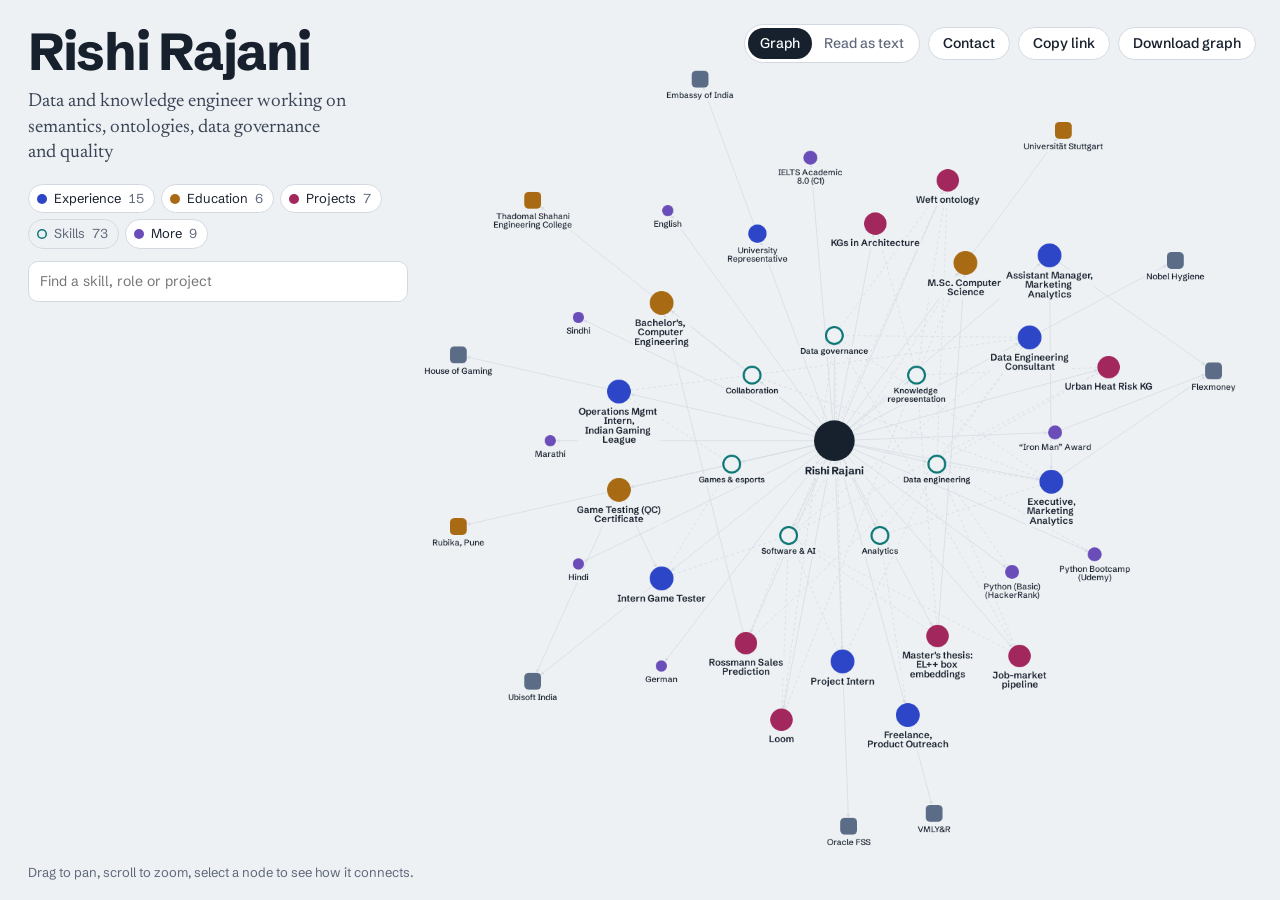
<file: index.html>
<!DOCTYPE html>
<html lang="en">
<head>
<meta charset="utf-8">
<meta name="viewport" content="width=device-width, initial-scale=1">
<title>Rishi Rajani · Resume graph</title>
<meta name="description" content="Rishi Rajani's resume as an explorable knowledge graph: experience, education, projects and skills, and how they connect.">
<meta property="og:title" content="Rishi Rajani · Resume graph">
<meta property="og:description" content="An explorable knowledge graph of experience, education, projects and skills.">
<link rel="preconnect" href="https://fonts.googleapis.com">
<link rel="preconnect" href="https://fonts.gstatic.com" crossorigin>
<link rel="stylesheet" href="styles.css?v=093b1bd28d">
<link rel="alternate" type="text/turtle" href="resume.ttl" title="This resume as RDF (Turtle)">
<link rel="alternate" type="application/ld+json" href="resume.jsonld" title="This resume as JSON-LD">
</head>
<body>
<a class="skip" href="#read">Skip to the text version</a>

<!-- ================= Graph view ================= -->
<main id="view-graph" class="view" aria-label="Resume graph">
  <div id="cy" role="img" aria-label="Interactive graph of experience, education, projects and skills. A text version is available."></div>

  <header class="intro">
    <p id="owner-bar" class="owner-bar" hidden></p>
    <h1 id="name"></h1>
    <p id="headline" class="headline"></p>
    <div class="legend" id="legend" role="group" aria-label="Show or hide kinds of nodes"></div>
    <label class="search">
      <span class="visually-hidden">Find a node</span>
      <input id="search" type="search" placeholder="Find a skill, role or project" autocomplete="off">
    </label>
    <ul id="search-results" class="search-results" hidden></ul>
    <section id="for-card" class="for-card" hidden aria-label="About this link"></section>
  </header>

  <nav class="toolbar" aria-label="Views and actions">
    <div class="seg" role="tablist" aria-label="View">
      <button role="tab" aria-selected="true" data-view="graph">Graph</button>
      <button role="tab" aria-selected="false" data-view="read">Read as text</button>
    </div>
    <button class="btn ghost" id="contact-btn" hidden>Contact</button>
    <button class="btn ghost" id="share-btn">Copy link</button>
    <button class="btn ghost wide-only" id="export-graph-btn" hidden>Download graph</button>
    <button class="btn ink" id="studio-btn" hidden>Open studio</button>
  </nav>

  <div id="lens-banner" class="lens-banner" hidden>
    <span class="swatch hl"></span>
    <p id="lens-text"></p>
    <button class="btn ghost small" id="lens-clear">Clear highlight</button>
  </div>

  <aside id="drawer" class="drawer" aria-live="polite" hidden>
    <button class="grab" id="drawer-grab" type="button" aria-label="Show more" aria-expanded="false"></button>
    <button class="close" id="drawer-close" aria-label="Close details">×</button>
    <div id="drawer-body"></div>
  </aside>

  <p class="hint" id="hint">Drag to pan, scroll to zoom, select a node to see how it connects.</p>
</main>

<!-- ================= Read view ================= -->
<main id="view-read" class="view" hidden aria-label="Resume as text">
  <nav class="toolbar static" aria-label="Views">
    <div class="seg" role="tablist" aria-label="View">
      <button role="tab" aria-selected="false" data-view="graph">Graph</button>
      <button role="tab" aria-selected="true" data-view="read">Read as text</button>
    </div>
  </nav>
  <div class="read-wrap">
    <nav id="read-nav" class="read-nav" aria-label="Sections"></nav>
    <article id="read-body" class="read"></article>
  </div>
</main>

<!-- ================= Owner studio ================= -->
<main id="view-studio" class="view" hidden aria-label="Studio">
  <p id="update-notice" class="update-notice" hidden role="status"></p>
  <header class="studio-top">
    <div>
      <h1>Studio</h1>
      <p class="sub">Paste a job description. The CV and cover letter are written only from what's in your graph.</p>
    </div>
    <div class="studio-top-actions">
      <button class="btn ghost" id="studio-jd-btn">CV &amp; letter</button>
      <button class="btn ghost" id="studio-jobs-btn">Jobs</button>
      <button class="btn ghost" id="studio-customize-btn">Customize</button>
      <button class="btn ghost" id="studio-apps-btn">Applications</button>
      <button class="btn ghost" id="studio-links-btn">Tailored links</button>
      <button class="btn ghost" id="studio-vis-btn">What visitors see</button>
      <button class="btn ghost" id="studio-settings-btn">Model settings</button>
      <button class="btn ghost" data-view="graph">Back to graph</button>
    </div>
  </header>

  <!-- gate -->
  <section id="gate" class="gate" hidden>
    <h2>Owner access</h2>
    <p>Enter your passphrase to use the studio on this device.</p>
    <form id="gate-form">
      <input id="gate-pass" type="password" autocomplete="current-password" required aria-label="Passphrase">
      <button class="btn ink">Unlock</button>
    </form>
    <p id="gate-error" class="error" hidden>That passphrase doesn't match. Try again.</p>
  </section>

  <!-- settings -->
  <section id="settings" class="settings" hidden>
    <h2>Model settings</h2>
    <p id="settings-claude-note" class="note" hidden>You're viewing this as its owner on claude.ai, so the studio writes with Claude and needs no key. The settings below apply when the site runs on your own domain.</p>
    <div class="field">
      <label for="preset">Preset</label>
      <select id="preset">
        <option value="">Custom</option>
        <option value="claude-sonnet">Claude Sonnet 5.5: best writing, about $0.06 per application</option>
        <option value="claude-haiku">Claude Haiku 5.5: cheapest Claude, well under $0.01</option>
        <option value="or-free">OpenRouter: free models, tried in turn</option>
        <option value="or-kimi">OpenRouter: Kimi K2.6, about $0.01</option>
        <option value="gemini-flash">Google Gemini 2.5 Flash</option>
      </select>
      <p class="help">Fills in the provider, address and model below. Each provider needs its own key, and the studio remembers one key per provider.</p>
    </div>
    <div class="field">
      <label for="provider">Provider</label>
      <select id="provider">
        <option value="anthropic">Anthropic Claude</option>
        <option value="openai-compatible">OpenRouter / Groq / OpenAI (OpenAI-compatible)</option>
        <option value="gemini">Google Gemini</option>
      </select>
    </div>
    <div class="field" id="base-url-field" hidden>
      <label for="base-url">API base URL</label>
      <input id="base-url" type="url" placeholder="https://openrouter.ai/api/v1">
      <p class="help">For OpenRouter use https://openrouter.ai/api/v1, for Groq https://api.groq.com/openai/v1, for OpenAI https://api.openai.com/v1.</p>
    </div>
    <div class="field">
      <label for="model">Model</label>
      <input id="model" type="text" spellcheck="false">
      <p class="help">List several models separated by commas to try them in order when one is busy, rate-limited or gone. On OpenRouter the switch happens on their side.</p>
    </div>
    <div class="field">
      <label for="api-key">API key</label>
      <input id="api-key" type="password" autocomplete="off" spellcheck="false">
      <p class="help">Saved only in this browser. It is never part of the site's code, so visitors can't see or use it.</p>
    </div>
    <details class="field">
      <summary>Passphrase for the public site (optional)</summary>
      <p class="help">Adds a lock in front of the studio on your deployed site. Type a passphrase, then copy the hash into <code>ownerPassphraseSha256</code> in resume.js.</p>
      <div class="row">
        <input id="pass-new" type="password" aria-label="New passphrase">
        <button class="btn ghost small" id="pass-hash-btn" type="button">Make hash</button>
      </div>
      <code id="pass-hash-out" class="hash"></code>
    </details>
    <details class="field" id="master-details">
      <summary>Private master on GitHub</summary>
      <p class="help">Connect this browser to your private repository so the graph, text view and studio here use your full data, hidden items included. Visitors never get it. Use a fine-grained token limited to that one repository, with Contents set to read and write.</p>
      <label for="gh-repo">Repository</label>
      <input id="gh-repo" type="text" placeholder="owner/repository" spellcheck="false" autocomplete="off">
      <label for="gh-token" style="margin-top:10px">Token</label>
      <input id="gh-token" type="password" spellcheck="false" autocomplete="off">
      <div class="row" style="margin-top:10px">
        <button class="btn ghost small" id="gh-connect" type="button">Connect and load</button>
        <button class="btn ghost small" id="gh-disconnect" type="button">Disconnect this browser</button>
      </div>
      <p class="help" id="gh-status"></p>
    </details>
    <details class="field" id="private-details">
      <summary>Private details (phone, availability, GPA…)</summary>
      <p class="help">Kept only in this browser and used only on CVs and cover letters you export. They are never part of the site's files, so visitors can't see them.</p>
      <label for="priv-phone">Phone</label>
      <input id="priv-phone" type="text" autocomplete="tel">
      <label for="priv-availability" style="margin-top:10px">Availability</label>
      <input id="priv-availability" type="text" placeholder="e.g. From January 2027; part-time possible before then">
      <p class="help">Optional. When set, cover letters mention it once; when empty, they say nothing about start dates.</p>
      <label for="priv-notes" style="margin-top:10px">Private notes</label>
      <textarea id="priv-notes" rows="4" spellcheck="false" placeholder="One per line as  node-id: note&#10;e.g.  e-be: GPA …"></textarea>
    </details>
    <label class="check"><input type="checkbox" id="show-drafts"> Mark draft nodes on the graph (only on this device)</label>
    <div class="row end">
      <button class="btn ghost" id="settings-forget" type="button">Remove keys from this browser</button>
      <button class="btn ink" id="settings-save" type="button">Save settings</button>
    </div>
  </section>

  <!-- what visitors see -->
  <section id="visibility" class="settings visibility" hidden>
    <h2>What visitors see</h2>
    <p class="help">Untick anything you want to keep off your public site. You'll still see it here and on your own devices, and the studio can still use it. Companies, schools and skills that only hidden items use are left out automatically.</p>
    <div id="vis-body"></div>
    <p class="help" id="vis-cascade" hidden></p>
    <p class="help" id="vis-status" role="status"></p>
    <div class="row end">
      <button class="btn ghost" id="vis-cancel" type="button">Back</button>
      <button class="btn ink" id="vis-save" type="button" disabled>Save and publish</button>
    </div>
  </section>

  <!-- customize: look, first impression, features, CV style -->
  <section id="customize" class="customize" hidden>
    <div class="cz-controls">
      <h2>Customize</h2>
      <p class="help">Choose how your site looks and behaves, and how your CVs are laid out. The preview updates as you go; nothing changes for visitors until you save.</p>
      <div id="cz-body"></div>
      <p class="help" id="cz-status" role="status"></p>
      <div class="row end cz-actions">
        <button class="btn ghost" id="cz-reset" type="button">Reset to defaults</button>
        <button class="btn ghost" id="cz-back" type="button">Back</button>
        <button class="btn ghost" id="cz-copy" type="button">Copy settings</button>
        <button class="btn ink" id="cz-save" type="button" hidden>Save and publish</button>
      </div>
    </div>
    <div class="cz-preview">
      <div class="seg" role="tablist" aria-label="Preview">
        <button role="tab" aria-selected="true" data-cz="site">Site</button>
        <button role="tab" aria-selected="false" data-cz="cv">CV</button>
        <button role="tab" aria-selected="false" data-cz="letter">Letter</button>
      </div>
      <div class="seg cz-device" role="group" aria-label="Preview size">
        <button type="button" aria-pressed="true" data-device="desktop">Desktop</button>
        <button type="button" aria-pressed="false" data-device="phone">Phone</button>
      </div>
      <div class="cz-frame-wrap" id="cz-site"><iframe id="cz-frame" title="Preview of your site" loading="lazy"></iframe></div>
      <div class="cz-paper paper-wrap" id="cz-cv" hidden><p class="help" id="cz-cv-note"></p><div class="paper cv" id="cz-cv-paper"></div></div>
      <div class="cz-paper paper-wrap" id="cz-letter" hidden><div class="paper letter" id="cz-letter-paper"></div></div>
    </div>
  </section>

  <!-- jobs -->
  <section id="jobs" class="settings apps" hidden>
    <h2>Jobs</h2>
    <p class="help">New postings that fit what you're looking for, found every morning and ranked against your preferences and your graph.</p>
    <div id="jobs-summary"></div>
    <div id="jobs-filters" class="job-filters"></div>
    <div id="jobs-body"></div>
    <p class="help" id="jobs-status" role="status"></p>
    <div class="row end"><button class="btn ghost" id="jobs-back" type="button">Back</button></div>
  </section>

  <!-- applications -->
  <section id="apps" class="settings apps" hidden>
    <h2>Applications</h2>
    <p class="help">Jobs you've applied for, with the tailored link you sent and how many people opened it. Kept in <code>applications.json</code> in your private repository; never published.</p>
    <div id="apps-summary"></div>
    <p><button class="btn ink small" id="apps-new" type="button" hidden>New application</button></p>
    <div id="apps-form-box" class="links-new" hidden></div>
    <div id="apps-body"></div>
    <p class="help" id="apps-status" role="status"></p>
    <div class="row end"><button class="btn ghost" id="apps-back" type="button">Back</button></div>
  </section>

  <!-- tailored links -->
  <section id="links" class="settings visibility" hidden>
    <h2>Tailored links</h2>
    <p class="help">Tailored links you've made for specific jobs. Switching one off or letting it run out takes it off your site within a few minutes; the link then shows your public resume instead. In GoatCounter each link appears by its code, e.g. <code>#for/k3x9ab</code>.</p>
    <p><button class="btn ink small" id="links-new" type="button" hidden>New link</button></p>
    <div id="links-new-box" class="links-new" hidden></div>
    <div id="links-body"></div>
    <p class="help" id="links-status" role="status"></p>
    <div class="row end"><button class="btn ghost" id="links-back" type="button">Back</button></div>
  </section>

  <!-- workspace -->
  <section id="workspace" class="workspace" hidden>
    <form id="jd-form" class="jd">
      <div class="field">
        <label for="jd">Job description</label>
        <textarea id="jd" rows="14" required placeholder="Paste the full job description, including requirements and responsibilities."></textarea>
      </div>
      <div class="field two">
        <div>
          <label for="company">Company <span class="opt">optional</span></label>
          <input id="company" type="text">
        </div>
        <div>
          <label for="contact">Hiring contact <span class="opt">optional</span></label>
          <input id="contact" type="text" placeholder="e.g. Ms. Weber">
        </div>
      </div>
      <div class="field two">
        <div>
          <label for="lang">Language</label>
          <select id="lang">
            <option value="auto">Same as the job description</option>
            <option value="English">English (American spelling)</option>
            <option value="British English">English (British spelling)</option>
            <option value="German">German</option>
          </select>
        </div>
        <div>
          <label for="length">CV length</label>
          <select id="length">
            <option value="1">1 page</option>
            <option value="2">2 pages</option>
          </select>
        </div>
      </div>
      <div class="field">
        <label for="notes">Anything to emphasise <span class="opt">optional</span></label>
        <input id="notes" type="text" placeholder="e.g. lead with ontology work, mention relocation is not needed">
      </div>
      <label class="check"><input type="checkbox" id="want-letter" checked> Also write a cover letter</label>
      <label class="check" id="local-only-row" hidden><input type="checkbox" id="local-only"> Keep this CV and letter only on this device <span class="muted">(otherwise it is also saved to your private repository, so your other devices can open it)</span></label>
      <button class="btn ink wide" id="generate-btn">Write tailored CV</button>
      <p id="gen-status" class="status" role="status"></p>
      <div id="history" class="history"></div>
    </form>

    <div class="results" id="results" hidden>
      <div class="seg" role="tablist" aria-label="Result">
        <button role="tab" aria-selected="true" data-tab="fit">Fit</button>
        <button role="tab" aria-selected="false" data-tab="cv">CV</button>
        <button role="tab" aria-selected="false" data-tab="letter">Cover letter</button>
        <button role="tab" aria-selected="false" data-tab="link">Tailored link</button>
      </div>

      <div class="tab" id="tab-fit"></div>

      <div class="tab" id="tab-cv" hidden>
        <div class="export-bar">
          <span class="muted"><span class="edit-note">Click any text to edit; edits are saved as you type.</span> <span class="page-nav"></span></span>
          <div class="row">
            <button class="btn ghost small" data-export="cv-pdf">PDF</button>
            <button class="btn ghost small" data-export="cv-docx">Word</button>
            <button class="btn ghost small" data-export="cv-md">Markdown</button>
            <button class="btn ghost small" data-export="cv-copy">Copy text</button>
            <button class="btn ghost small" data-restore="cv" type="button" hidden>Restore generated text</button>
            <button class="btn ghost small" id="cv-link-tab" type="button">Tailored link…</button>
            <button class="btn ghost small" id="cv-sections-btn" type="button" aria-expanded="false" aria-controls="cv-sections">Sections…</button>
          </div>
        </div>
        <div class="sec-panel" id="cv-sections" hidden></div>
        <div class="paper-wrap"><div id="cv-paper" class="paper cv" contenteditable="true" spellcheck="true"></div></div>
      </div>

      <div class="tab" id="tab-link" hidden></div>

      <div class="tab" id="tab-letter" hidden>
        <div class="export-bar">
          <span class="muted"><span class="edit-note">Click any text to edit; edits are saved as you type.</span> <span class="page-nav"></span></span>
          <div class="row">
            <button class="btn ghost small" data-export="cl-pdf">PDF</button>
            <button class="btn ghost small" data-export="cl-docx">Word</button>
            <button class="btn ghost small" data-export="cl-md">Markdown</button>
            <button class="btn ghost small" data-export="cl-copy">Copy text</button>
            <button class="btn ghost small" data-restore="cl" type="button" hidden>Restore generated text</button>
          </div>
        </div>
        <div class="paper-wrap"><div id="cl-paper" class="paper letter" contenteditable="true" spellcheck="true"></div></div>
      </div>
    </div>
  </section>
</main>

<!-- dialog used instead of alert/prompt -->
<div id="toast" class="toast" role="status" aria-live="polite" hidden></div>
<div id="modal" class="modal" hidden>
  <div class="modal-card" role="dialog" aria-modal="true" aria-labelledby="modal-title">
    <h2 id="modal-title"></h2>
    <div id="modal-body"></div>
    <div class="row end"><button class="btn ink" id="modal-close">Done</button></div>
  </div>
</div>

<div id="print-root" aria-hidden="true"></div>

<script src="resume.js"></script>
<script src="owner.js?v=7d9c00eada"></script>
<script src="ui.js?v=82a7ccb0ab"></script>
<script src="core.js?v=74a0d4663c"></script>
<script src="lib/cytoscape.min.js?v=081591ab73"></script>
<script>window.GR_V = {"ui.js":"82a7ccb0ab","core.js":"74a0d4663c","owner.js":"7d9c00eada","loader.js":"644fe75471","app.js":"a194b92bc5","studio.js":"82f170dede","customize.js":"320b13c631","styles.css":"093b1bd28d","lib/cytoscape.min.js":"081591ab73","lib/docx.js":"e018e1d427","lib/qrcode.js":"18ae399f81"};</script>
<script src="loader.js?v=644fe75471"></script>
</body>
</html>
</file>
<file: styles.css>
/* ---------- tokens ---------- */
:root {
  --paper: #EEF1F4;
  --surface: #FFFFFF;
  --ink: #17202D;
  --ink-2: #3A4456;
  --muted: #5F687A;
  --rule: #D3D9E1;
  --on-ink: #FFFFFF;      /* text on ink-coloured buttons */
  --surface-2: #F6F8FA;   /* table headers, quiet panels */
  --paper-2: #DCE1E7;     /* behind the CV preview */
  --label-scale: 1;       /* graph label size (ui.js) */

  /* one colour per class of node: colour carries meaning */
  --c-person: #17202D;
  --c-role: #2C46C7;
  --c-org: #5B6C86;
  --c-edu: #A86A12;
  --c-project: #A1275D;
  --c-skill: #0D7776;
  --c-other: #6A4DB8;

  /* the tailoring metaphor: a highlighter pen */
  --hl: #F6DE3D;
  --hl-soft: #FBF0A6;

  --sans: "Schibsted Grotesk", system-ui, -apple-system, "Segoe UI", sans-serif;
  --serif: "Newsreader", Georgia, "Times New Roman", serif;

  --r-sm: 6px;
  --r-md: 10px;
}

* { box-sizing: border-box; }
html, body { height: 100%; }
body {
  margin: 0;
  background: var(--paper);
  color: var(--ink);
  font: 400 15px/1.5 var(--sans);
  -webkit-font-smoothing: antialiased;
}
button, input, select, textarea { font: inherit; color: inherit; }
a { color: var(--c-role); }
:focus-visible { outline: 2px solid var(--c-role); outline-offset: 2px; }
[hidden] { display: none !important; }
.visually-hidden { position: absolute; width: 1px; height: 1px; overflow: hidden; clip: rect(0 0 0 0); white-space: nowrap; }
.skip { position: absolute; left: 12px; top: -40px; background: var(--ink); color: var(--on-ink); padding: 6px 10px; border-radius: var(--r-sm); z-index: 50; }
.skip:focus { top: 12px; }
.muted { color: var(--muted); }

/* ---------- buttons & controls ---------- */
.btn {
  border: 1px solid transparent; border-radius: 999px;
  padding: 7px 14px; font-weight: 550; font-size: 14px; cursor: pointer;
  background: transparent; line-height: 1.2; white-space: nowrap;
}
.btn.ink { background: var(--ink); color: var(--on-ink); }
.btn.ink:hover { background: var(--ink-2); }
.btn.ghost { border-color: var(--rule); background: var(--surface); }
.btn.ghost:hover { border-color: var(--ink-2); }
.btn.small { padding: 5px 11px; font-size: 13px; }
.btn.wide { width: 100%; padding: 11px 16px; font-size: 15px; }
.btn:disabled { opacity: .5; cursor: progress; }

.seg { display: inline-flex; background: var(--surface); border: 1px solid var(--rule); border-radius: 999px; padding: 3px; }
.seg button { border: 0; background: transparent; padding: 5px 12px; border-radius: 999px; cursor: pointer; font-weight: 500; font-size: 14px; color: var(--muted); }
.seg button[aria-selected="true"] { background: var(--ink); color: var(--on-ink); }
.seg .tab-pages { margin-left: 6px; font-size: 11.5px; font-weight: 600; opacity: .7; }
.seg .tab-pages:empty { display: none; }
.seg .tab-pages.over { color: #C0392B; opacity: 1; }
.seg button[aria-selected="true"] .tab-pages.over { color: #FFB4A8; }

.row { display: flex; gap: 8px; align-items: center; flex-wrap: wrap; }
.row.end { justify-content: flex-end; }

/* ---------- graph view ---------- */
#view-graph { position: fixed; inset: 0; overflow: hidden; }
#cy { position: absolute; inset: 0; }

.intro {
  position: absolute; left: 28px; top: 26px; width: min(380px, calc(100vw - 56px));
  pointer-events: none; z-index: 5;
}
.intro > * { pointer-events: auto; }
.intro h1 {
  margin: 0; font-size: clamp(34px, 4.4vw, 52px); line-height: .98; font-weight: 750;
  letter-spacing: -0.025em; pointer-events: none;
}
.headline {
  margin: 12px 0 18px; font: 400 19px/1.35 var(--serif); color: var(--ink-2); max-width: 32ch;
  pointer-events: none;
}

.legend { display: flex; flex-wrap: wrap; gap: 6px; margin-bottom: 12px; }
.legend button {
  display: inline-flex; align-items: center; gap: 7px;
  border: 1px solid var(--rule); background: var(--surface); border-radius: 999px;
  padding: 4px 10px 4px 8px; font-size: 13px; cursor: pointer; color: var(--ink);
}
.legend button .dot { width: 10px; height: 10px; border-radius: 50%; background: var(--c); }
.legend button[aria-pressed="false"] { color: var(--muted); background: transparent; }
.legend button[aria-pressed="false"] .dot { background: transparent; box-shadow: inset 0 0 0 1.5px var(--c); }
.legend .count { color: var(--muted); font-variant-numeric: tabular-nums; }

.search input {
  width: 100%; border: 1px solid var(--rule); background: var(--surface);
  border-radius: var(--r-md); padding: 9px 12px; font-size: 14px;
}
.search-results {
  list-style: none; margin: 6px 0 0; padding: 4px; background: var(--surface);
  border: 1px solid var(--rule); border-radius: var(--r-md); max-height: 260px; overflow: auto;
}
.search-results li button {
  width: 100%; text-align: left; border: 0; background: transparent; padding: 7px 8px;
  border-radius: var(--r-sm); cursor: pointer; display: flex; gap: 8px; align-items: center;
}
.search-results li button:hover, .search-results li button:focus-visible { background: var(--paper); }
.search-results .dot { width: 8px; height: 8px; border-radius: 50%; background: var(--c); flex: none; }

.toolbar {
  position: absolute; right: 24px; top: 24px; z-index: 6;
  display: flex; gap: 8px; align-items: center; flex-wrap: wrap; justify-content: flex-end;
}
.toolbar.static { position: sticky; top: 0; right: auto; padding: 18px 24px; justify-content: flex-end; background: linear-gradient(var(--paper) 70%, transparent); }

.hint { position: absolute; left: 28px; bottom: 18px; margin: 0; font-size: 13px; color: var(--muted); z-index: 4; }

.lens-banner {
  position: absolute; left: 50%; transform: translateX(-50%); bottom: 22px; z-index: 7;
  display: flex; align-items: center; gap: 12px;
  background: var(--surface); border: 1px solid var(--rule); border-radius: 999px;
  padding: 6px 8px 6px 14px; max-width: calc(100vw - 32px);
}
.lens-banner p { margin: 0; font-size: 14px; }
.swatch.hl { width: 14px; height: 14px; border-radius: 3px; background: var(--hl); flex: none; }

/* ---------- drawer ---------- */
.drawer {
  position: absolute; right: 20px; top: 76px; bottom: 20px; width: min(400px, calc(100vw - 40px));
  background: var(--surface); border: 1px solid var(--rule); border-radius: 14px;
  overflow: auto; z-index: 8; padding: 22px 22px 26px;
  animation: drawer-in .22s ease-out;
}
@keyframes drawer-in { from { transform: translateX(16px); opacity: 0; } }
.drawer .close {
  position: sticky; float: right; top: 0; border: 0; background: var(--paper); width: 30px; height: 30px;
  border-radius: 50%; cursor: pointer; font-size: 18px; line-height: 1; margin: -6px -6px 0 8px;
}
.kind { display: inline-flex; align-items: center; gap: 7px; font-size: 13px; color: var(--muted); margin-bottom: 6px; }
.kind .dot { width: 10px; height: 10px; border-radius: 50%; background: var(--c); }
.draft-tag { display: inline-block; font-size: 12px; border: 1px dashed var(--muted); color: var(--muted); border-radius: 999px; padding: 0 7px; margin-left: 6px; }
.drawer h2 { margin: 0 0 4px; font-size: 24px; line-height: 1.15; letter-spacing: -0.01em; font-weight: 700; }
.drawer .meta { margin: 0 0 14px; color: var(--muted); font-size: 14px; }
.drawer .summary { font: 400 17px/1.5 var(--serif); margin: 0 0 14px; color: var(--ink-2); }
.drawer ul.hl-list { margin: 0 0 18px; padding-left: 18px; font: 400 16px/1.5 var(--serif); }
.drawer ul.hl-list li { margin-bottom: 6px; }
.drawer h3 { font-size: 13px; font-weight: 600; color: var(--muted); margin: 20px 0 8px; }

/* triples: the reading grammar of the graph */
.triples { list-style: none; margin: 0; padding: 0; border-top: 1px solid var(--rule); }
.triples li { border-bottom: 1px solid var(--rule); }
.triples button {
  display: grid; grid-template-columns: auto 1fr; gap: 10px; align-items: baseline;
  width: 100%; text-align: left; background: transparent; border: 0; padding: 9px 2px; cursor: pointer;
}
.triples button:hover { background: var(--paper); }
.triples .pred { font: italic 400 15px/1.3 var(--serif); color: var(--muted); min-width: 74px; }
.triples .obj { display: inline-flex; gap: 7px; align-items: baseline; font-weight: 550; }
.triples .obj .dot { width: 8px; height: 8px; border-radius: 50%; background: var(--c); flex: none; transform: translateY(-1px); }
.drawer .actions { margin-top: 18px; }

/* ---------- read view ---------- */
#view-read { min-height: 100%; }
.read { max-width: 760px; margin: 0 auto; padding: 8px 28px 80px; }
/* section navigation: a sticky column beside the text on wide screens, a sticky bar on narrow ones */
.read-wrap { display: grid; grid-template-columns: minmax(0, 1fr); }
.read-nav ol { list-style: none; margin: 0; padding: 0; }
.read-nav button { display: flex; align-items: center; gap: 8px; width: 100%; border: 0; background: none; cursor: pointer; text-align: left;
  font: 500 14.5px/1.3 var(--sans); color: var(--muted); padding: 7px 10px; border-radius: 8px; }
.read-nav button:hover { color: var(--ink); background: var(--surface); }
.read-nav button.on { color: var(--ink); background: var(--surface); box-shadow: inset 3px 0 0 var(--c); font-weight: 650; }
.read-nav .dot { width: 8px; height: 8px; border-radius: 50%; background: var(--c); flex: none; }
.read-nav .lbl { flex: 1; min-width: 0; }
.read-nav .n { font-size: 12.5px; color: var(--muted); font-variant-numeric: tabular-nums; }
.read h1, .read h2 { scroll-margin-top: 92px; }   /* clear of the sticky Graph / Read as text bar */
@media (min-width: 1100px) {
  .read-wrap { grid-template-columns: 200px minmax(0, 760px) 200px; justify-content: center; gap: 0 32px; }
  .read-nav { position: sticky; top: 92px; align-self: start; margin-top: 18px; max-height: calc(100vh - 110px); overflow: auto; }
  .read-wrap .read { margin: 0; }
}
@media (max-width: 1099px) {
  /* narrow screens: the section bar takes the top; the Graph / Read as text switch scrolls away with the page */
  #view-read > .toolbar.static { position: static; }
  .read-nav { position: sticky; top: 0; z-index: 15; background: var(--paper); border-bottom: 1px solid var(--rule); margin: 0 0 4px; }
  .read-nav ol { display: flex; gap: 4px; overflow-x: auto; padding: 8px 16px; scrollbar-width: none; max-width: 820px; margin: 0 auto; }
  .read-nav ol::-webkit-scrollbar { display: none; }
  .read-nav button { width: auto; white-space: nowrap; padding: 6px 11px; border-radius: 999px; }
  .read-nav button.on { box-shadow: inset 0 0 0 1px var(--rule); }
  .read h1, .read h2 { scroll-margin-top: 66px; }
}
@media print { .read-nav { display: none; } }
.read h1 { font-size: clamp(36px, 6vw, 56px); line-height: 1; letter-spacing: -0.025em; margin: 10px 0 12px; font-weight: 750; }
.read .lede { font: 400 21px/1.4 var(--serif); color: var(--ink-2); margin: 0 0 10px; max-width: 34em; }
.read .contact { color: var(--muted); margin: 0 0 8px; }
.read .about { font: 400 18px/1.6 var(--serif); max-width: 36em; }
.read h2 { font-size: 15px; font-weight: 650; margin: 44px 0 4px; display: flex; gap: 8px; align-items: center; }
.read h2 .dot { width: 10px; height: 10px; border-radius: 50%; background: var(--c); }
.read .item { padding: 16px 0; border-top: 1px solid var(--rule); }
.read .item h3 { margin: 0; font-size: 19px; font-weight: 650; letter-spacing: -0.005em; }
.read .item .meta { color: var(--muted); margin: 2px 0 8px; font-size: 14px; }
.read .item p, .read .item li { font: 400 17px/1.55 var(--serif); }
.read .item p { margin: 0 0 8px; }
.read .item ul { margin: 0 0 8px; padding-left: 20px; }
.read .links { display: flex; flex-wrap: wrap; gap: 6px; margin-top: 8px; }
.chip {
  display: inline-flex; align-items: center; gap: 6px; font-size: 13px;
  border: 1px solid var(--rule); background: var(--surface); border-radius: 999px; padding: 3px 9px;
  cursor: pointer; color: var(--ink);
}
.chip .dot { width: 7px; height: 7px; border-radius: 50%; background: var(--c); }
.chip.hl { background: var(--hl-soft); border-color: #E6C81E; }
.skills-grid { display: grid; grid-template-columns: repeat(auto-fit, minmax(220px, 1fr)); gap: 18px 28px; padding-top: 14px; border-top: 1px solid var(--rule); }
.skills-grid h3 { font-size: 15px; margin: 0 0 8px; font-weight: 600; }

/* ---------- studio ---------- */
#view-studio { max-width: 1240px; margin: 0 auto; padding: 26px 28px 80px; }
.studio-top { display: flex; justify-content: space-between; align-items: flex-end; gap: 16px; flex-wrap: wrap; margin-bottom: 22px; }
.studio-top h1 { margin: 0; font-size: 40px; letter-spacing: -0.02em; line-height: 1; }
.studio-top .sub { margin: 8px 0 0; color: var(--ink-2); font: 400 18px/1.4 var(--serif); }
.studio-top-actions { display: flex; gap: 8px; flex-wrap: wrap; }
.studio-top-actions .btn[aria-current="page"] { background: var(--ink); color: var(--on-ink); border-color: var(--ink); }

.gate, .settings { background: var(--surface); border: 1px solid var(--rule); border-radius: 14px; padding: 24px; max-width: 560px; }
.gate h2, .settings h2 { margin: 0 0 8px; font-size: 22px; }
.gate form { display: flex; gap: 8px; margin-top: 12px; }
.gate input { flex: 1; }
.note { background: var(--hl-soft); border-radius: var(--r-md); padding: 10px 12px; font-size: 14px; }
.error { color: #A3271F; }

.field { margin-bottom: 14px; }
.field label, .field summary { display: block; font-weight: 600; font-size: 14px; margin-bottom: 5px; cursor: default; }
.field summary { cursor: pointer; }
.field .opt { font-weight: 400; color: var(--muted); }
.field.two { display: grid; grid-template-columns: 1fr 1fr; gap: 12px; }
input[type=text], input[type=password], input[type=url], input[type=search], select, textarea {
  width: 100%; border: 1px solid var(--rule); background: var(--surface); border-radius: var(--r-md);
  padding: 9px 11px; font-size: 14px;
}
textarea { resize: vertical; line-height: 1.5; }
.help { margin: 5px 0 0; color: var(--muted); font-size: 13px; }
.check { display: flex; gap: 8px; align-items: center; font-size: 14px; margin: 4px 0 14px; }
.hash { display: block; word-break: break-all; font-size: 12px; margin-top: 8px; color: var(--ink-2); }

.workspace { display: grid; grid-template-columns: minmax(300px, 400px) 1fr; gap: 28px; align-items: start; }
.jd { position: sticky; top: 16px; }
.status { min-height: 1.5em; font-size: 14px; color: var(--muted); margin: 10px 0; }
.status.err { color: #A3271F; }
.history h3 { font-size: 13px; color: var(--muted); font-weight: 600; margin: 18px 0 6px; }
.history button { display: block; width: 100%; text-align: left; border: 0; border-top: 1px solid var(--rule); background: transparent; padding: 8px 2px; cursor: pointer; font-size: 14px; }
.history button span { color: var(--muted); font-size: 13px; }

.results .seg { margin-bottom: 16px; }
.export-bar { display: flex; justify-content: space-between; align-items: center; gap: 10px; flex-wrap: wrap; margin-bottom: 12px; font-size: 14px; }

/* fit tab */
.fit-summary { font: 400 19px/1.5 var(--serif); margin: 0 0 18px; max-width: 42em; }
.fit-score { display: flex; gap: 22px; margin: 0 0 18px; flex-wrap: wrap; }
.fit-score div { font-size: 14px; color: var(--muted); }
.fit-score strong { display: block; font-size: 28px; color: var(--ink); font-weight: 700; font-variant-numeric: tabular-nums; }
table.reqs { width: 100%; border-collapse: collapse; background: var(--surface); border: 1px solid var(--rule); border-radius: var(--r-md); overflow: hidden; }
table.reqs th, table.reqs td { text-align: left; padding: 10px 12px; border-bottom: 1px solid var(--rule); vertical-align: top; font-size: 14px; }
table.reqs th { font-weight: 600; color: var(--muted); background: var(--surface-2); }
table.reqs td .chips { display: flex; flex-wrap: wrap; gap: 5px; }
.strength { display: inline-block; padding: 1px 8px; border-radius: 999px; font-size: 12px; font-weight: 600; }
.strength.strong { background: var(--hl); }
.strength.partial { background: var(--hl-soft); }
.strength.gap { border: 1px dashed var(--muted); color: var(--muted); }
.checks { margin-top: 20px; background: var(--surface); border: 1px solid var(--rule); border-radius: var(--r-md); padding: 14px 16px; }
.checks h3 { margin: 0 0 6px; font-size: 15px; }
.checks ul { margin: 6px 0 0; padding-left: 18px; font-size: 14px; }
.checks.ok { border-color: #A9D8C9; }

/* paper (CV + letter preview, also used for print) */
.paper-wrap { position: relative; background: var(--paper-2); border-radius: 14px; padding: 28px; overflow: auto; }
.paper a { color: inherit; text-decoration: underline; text-decoration-color: rgba(0, 0, 0, .3); text-underline-offset: 2px; }
.sec-panel { background: var(--surface); border: 1px solid var(--rule); border-radius: 12px; padding: 12px 14px; margin: -2px 0 12px; max-width: 420px; margin-left: auto; }
.sec-panel .help { margin: 0 0 8px; }
.sec-list { list-style: none; margin: 0 0 10px; padding: 0; }
.sec-list li { display: flex; align-items: center; justify-content: space-between; gap: 8px; padding: 4px 0; border-bottom: 1px solid var(--rule); }
.sec-list li:last-child { border-bottom: 0; }
.sec-list li.off span { color: var(--muted); text-decoration: line-through; }
.sec-list .check { margin: 0; }
.sec-move { display: inline-flex; gap: 4px; }
.sec-move .btn { min-width: 30px; padding: 2px 8px; }
.sec-move .btn:disabled { opacity: .35; cursor: default; }
a.btn { text-decoration: none; color: var(--ink); display: inline-flex; align-items: center; }
.page-nav { display: inline-flex; align-items: center; gap: 4px; margin-left: 10px; }
.page-nav:empty { display: none; }
.page-nav button { border: 1px solid var(--rule); background: var(--surface); color: var(--ink); border-radius: 6px; min-width: 24px; padding: 1px 6px; font: 600 12px/18px var(--sans); cursor: pointer; }
.page-nav button:hover { border-color: var(--ink); }
.page-nav em { font-style: normal; color: #C0392B; margin-left: 4px; }
.page-guide { scroll-margin-top: 90px; position: absolute; height: 0; border-top: 1.5px dashed #C0392B; opacity: .75; pointer-events: none; }
.page-guide.gap { border: 0; opacity: 1; background: var(--paper-2); box-sizing: border-box; }
/* while you edit, each sheet gets its own outline: the gap between sheets covers the page's outline there and draws the sheet edges */
.paper-wrap:has(.paper:focus-visible) .page-guide.gap { border-top: 2px solid var(--c-role); border-bottom: 2px solid var(--c-role); }
.page-guide.gap span { top: 50%; right: auto; left: 50%; transform: translate(-50%, -50%); line-height: 1; padding: 0; background: transparent; color: var(--muted); }
.page-guide span { position: absolute; right: 4px; top: -8px; font: 650 9.5px/14px var(--sans); color: #B03A2E; background: #fff; padding: 0 4px; white-space: nowrap; }
.paper {
  --cv-accent: #1D2A40;
  background: #fff; width: 210mm; min-height: 297mm; margin: 0 auto; padding: 15mm 17mm;
  color: #111; font: 400 10.4pt/1.42 var(--sans); outline: none;
}
.paper:focus-visible { box-shadow: 0 0 0 2px var(--c-role); }
/* on wider screens the CV and letter scroll on their own, inside the page */
@media (min-width: 861px) {
  .results .paper-wrap { max-height: calc(100vh - 120px); overflow: auto; overscroll-behavior: contain; scroll-padding-top: 12px; }
}
.paper h1 { font-size: 21pt; line-height: 1.05; margin: 0 0 2pt; letter-spacing: -0.015em; font-weight: 750; }
.paper .p-headline { font-size: 11pt; margin: 0 0 4pt; color: #333; }
.paper .p-contact { font-size: 9pt; color: #444; margin: 0 0 10pt; }
.paper h2 { font-size: 10pt; font-weight: 700; margin: 12pt 0 4pt; padding-bottom: 2pt; border-bottom: 1px solid #BFC6CF; color: var(--cv-accent); }
.paper h2 { break-after: avoid; page-break-after: avoid; }
.paper .p-summary { margin: 0; }
.paper.cv .p-summary, .paper.cv .p-skills p { break-inside: avoid; }
.paper.letter p { orphans: 2; widows: 2; }
.paper.letter .l-head, .paper.letter .l-meta { break-inside: avoid; }
.paper .p-item { margin: 0 0 7pt; break-inside: avoid; }
/* an entry with four or more bullets may continue on the next page: its title stays with the first
   two bullets and the last two stay together (studio.js pageCuts follows the same rules) */
.paper .p-item:has(> ul > li:nth-child(4)) { break-inside: auto; }
.paper .p-item .p-row, .paper .p-item .p-sub { break-after: avoid; }
.paper .p-item li { break-inside: avoid; }
.paper .p-item li:nth-child(2), .paper .p-item li:last-child { break-before: avoid; }
.paper .p-row { display: flex; justify-content: space-between; gap: 10pt; }
.paper .p-title { font-weight: 650; }
.paper .p-dates { color: #444; white-space: nowrap; font-size: 9.4pt; }
.paper .p-sub { color: #444; font-size: 9.6pt; }
/* a promotion: the employer once, then each title with its own dates */
.paper .p-chain .p-role { margin-top: 1.5pt; }
.paper .p-chain .p-role .p-title { font-weight: 600; }
.paper ul { margin: 2pt 0 0; padding-left: 13pt; }
.paper li { margin: 0 0 1.5pt; }
.paper .p-skills p { margin: 0 0 2pt; }
.paper .p-skills b { font-weight: 650; }
.paper.letter { font: 400 11.2pt/1.55 var(--serif); }
.paper.letter .l-head { font-family: var(--sans); margin-bottom: 18pt; }
.paper.letter .l-head h1 { font-size: 17pt; }
.paper.letter .l-head p { margin: 0; font-size: 9.5pt; color: #444; }
.paper.letter .l-meta { font-family: var(--sans); font-size: 10pt; margin: 0 0 14pt; color: #333; }
.paper.letter p { margin: 0 0 10pt; }
/* CV layouts (Customize → CV and letter) */
.paper.cv-modern h1 { color: var(--cv-accent); font-size: 23pt; }
.paper.cv-modern .p-headline { color: var(--cv-accent); font-weight: 500; }
.paper.cv-modern h2 { border-bottom: 0; text-transform: uppercase; letter-spacing: .09em; font-size: 8.6pt; margin: 15pt 0 5pt; padding: 0; }
.paper.cv-modern .p-title { color: #111; }
.paper.cv-compact { font-size: 9.6pt; line-height: 1.34; padding: 11mm 14mm; }
.paper.cv-compact h1 { font-size: 18pt; }
.paper.cv-compact .p-headline { font-size: 10pt; }
.paper.cv-compact h2 { margin: 8pt 0 3pt; font-size: 9.4pt; }
.paper.cv-compact .p-item { margin-bottom: 4.5pt; }
.paper.cv-compact li { margin-bottom: .5pt; }
.paper.letter.cv-modern .l-head h1 { color: var(--cv-accent); }
.paper.letter.cv-compact { font-size: 10.6pt; }

/* ---------- toast / modal ---------- */
.toast { position: fixed; left: 50%; bottom: 24px; transform: translateX(-50%); background: var(--ink); color: var(--on-ink); padding: 9px 16px; border-radius: 999px; font-size: 14px; z-index: 100; max-width: calc(100vw - 32px); }
.modal { position: fixed; inset: 0; background: rgba(23, 32, 45, .38); display: grid; place-items: center; z-index: 90; padding: 16px; }
.modal-card { background: var(--surface); border-radius: 14px; padding: 22px; width: min(620px, 100%); max-height: 86vh; overflow: auto; }
.modal-card h2 { margin: 0 0 10px; font-size: 20px; }
.modal-card textarea { font-size: 12px; min-height: 260px; }

#print-root { display: none; }

/* ---------- responsive ---------- */
@media (max-width: 860px) {
  .workspace { grid-template-columns: 1fr; }
  .jd { position: static; }
  .paper-wrap { padding: 10px; }
  .paper { width: 100%; min-height: 0; padding: 22px 18px; }
}
.drawer .grab { display: none; }
.owner-bar { margin: 0 0 10px; font-size: 13.5px; color: var(--muted); display: flex; flex-wrap: wrap; gap: 4px 10px; align-items: baseline; }
.owner-bar .owner-err { color: #9b2c2c; }
.linkish { border: 0; background: none; padding: 0; font: inherit; color: var(--ink); text-decoration: underline; text-underline-offset: 3px; cursor: pointer; }
.hidden-tag { border-style: dotted; }
.visibility { max-width: 720px; }
.update-notice { margin: 0 0 18px; padding: 12px 16px; background: var(--surface); border: 1px solid var(--rule); border-left: 4px solid var(--c-role); border-radius: 10px; font-size: 14.5px; }
.update-notice ul { margin: 6px 0 6px 18px; padding: 0; }
/* customize panel: controls left, live preview right */
.customize { display: grid; grid-template-columns: minmax(320px, 400px) 1fr; gap: 20px; align-items: start; }
.cz-controls { background: var(--surface); border: 1px solid var(--rule); border-radius: 14px; padding: 20px 20px 16px; }
.cz-controls h2 { margin: 0 0 6px; }
.cz-group { border-top: 1px solid var(--rule); padding: 12px 0 4px; margin-top: 12px; }
.cz-group > summary { font: 650 15.5px/1.3 var(--sans); cursor: pointer; }
.cz-group[open] > summary { margin-bottom: 10px; }
.cz-field { margin: 0 0 12px; }
.cz-field > .cz-label { display: block; font-size: 13.5px; font-weight: 600; margin: 0 0 6px; }
.cz-opts { display: flex; flex-wrap: wrap; gap: 6px; }
.cz-opts label { display: inline-flex; align-items: center; gap: 6px; padding: 5px 10px; border: 1px solid var(--rule); border-radius: 999px; font-size: 13.5px; cursor: pointer; background: var(--surface); }
.cz-opts label:has(input:checked) { border-color: var(--ink); box-shadow: inset 0 0 0 1px var(--ink); }
.cz-opts input[type=radio] { position: absolute; opacity: 0; pointer-events: none; }
.cz-theme { display: grid; grid-template-columns: repeat(auto-fill, minmax(110px, 1fr)); gap: 8px; }
.cz-theme label { display: block; border: 1px solid var(--rule); border-radius: 10px; padding: 8px 9px; cursor: pointer; font-size: 13px; }
.cz-theme label:has(input:checked) { border-color: var(--ink); box-shadow: inset 0 0 0 1px var(--ink); }
.cz-theme input { position: absolute; opacity: 0; pointer-events: none; }
.cz-swatch { display: flex; height: 22px; border-radius: 6px; overflow: hidden; margin-bottom: 6px; }
.cz-swatch span { flex: 1; }
.cz-colors { display: grid; grid-template-columns: 1fr 1fr; gap: 6px 12px; }
.cz-colors label { display: flex; align-items: center; gap: 8px; font-size: 13.5px; }
.cz-colors input[type=color] { width: 34px; height: 26px; padding: 0; border: 1px solid var(--rule); border-radius: 6px; background: none; }
.cz-check { display: flex; gap: 8px; align-items: baseline; font-size: 14px; margin: 0 0 7px; }
.cz-check small { color: var(--muted); display: block; font-size: 12.5px; }
.cz-order { list-style: none; margin: 0; padding: 0; }
.cz-order li { display: flex; align-items: center; gap: 6px; padding: 4px 0; border-top: 1px solid var(--rule); font-size: 14px; }
.cz-order li input { flex: 1; font-size: 13.5px; padding: 4px 8px; }
.cz-order li button { border: 1px solid var(--rule); background: var(--surface); border-radius: 6px; width: 28px; height: 26px; cursor: pointer; }
.cz-order li button:disabled { opacity: .35; cursor: default; }
.cz-actions { margin-top: 14px; flex-wrap: wrap; }
.cz-preview { position: sticky; top: 16px; }
.cz-preview .seg { margin-bottom: 10px; }
/* the preview renders at real device size and is scaled to fit */
.cz-frame-wrap { position: relative; border: 1px solid var(--rule); border-radius: 14px; overflow: hidden; background: var(--paper-2); }
.cz-frame-wrap iframe { position: absolute; left: 0; top: 0; border: 0; display: block; transform-origin: 0 0; background: var(--surface); }
.cz-frame-wrap.phone iframe { border-radius: 18px; box-shadow: 0 0 0 1px var(--rule); }
.cz-preview .seg.cz-device { margin-left: 8px; }
.cz-device button[aria-pressed="true"] { background: var(--ink); color: var(--on-ink); }
.cz-paper { max-height: 78vh; }
.cz-paper .paper { transform-origin: top left; }
.cz-snippet { width: 100%; min-height: 220px; font: 12.5px/1.45 ui-monospace, SFMono-Regular, Menlo, monospace; }
@media (max-width: 980px) {
  .customize { grid-template-columns: 1fr; }
  .cz-preview { position: static; }
}
.for-card { margin: 14px 0 0; padding: 14px 16px; background: var(--surface); border: 1px solid var(--rule); border-left: 4px solid var(--hl); border-radius: 10px; max-width: 380px; }
.for-card p { margin: 0; }
.for-kicker { font: 600 12.5px/1.3 var(--sans); letter-spacing: .06em; text-transform: uppercase; color: var(--muted); }
.for-role { font: 600 18px/1.3 var(--sans); margin-top: 3px !important; }
.for-note { font: 400 16px/1.45 var(--serif); color: var(--ink-2); margin-top: 8px !important; }
.for-hint { font-size: 13px; color: var(--muted); margin-top: 8px !important; }
.for-gone { font-size: 14px; color: var(--ink-2); }
.for-read { max-width: none; margin: 18px 0 8px; }
.drawer .matches { font-size: 13.5px; color: var(--ink-2); margin: 10px 0 0; }
.drawer .matches a { color: var(--ink); }
.link-form { max-width: 720px; }
.link-form .vis-row { font-size: 14.5px; }
.link-form details { margin-top: 14px; }
.link-form details > summary { font: 600 14.5px/1.3 var(--sans); cursor: pointer; }
.link-out { display: flex; gap: 8px; margin-top: 10px; }
.link-out input { flex: 1; font: 13px/1.4 ui-monospace, SFMono-Regular, Menlo, monospace; }
.links-new { background: var(--surface-2); border: 1px solid var(--rule); border-radius: 12px; padding: 16px; margin: 0 0 16px; }
.links-new .row input { flex: 1; font: 13px/1.4 ui-monospace, SFMono-Regular, Menlo, monospace; }
.links-table { width: 100%; border-collapse: collapse; font-size: 14px; margin-top: 8px; }
.links-table th, .links-table td { text-align: left; padding: 8px 6px; border-top: 1px solid var(--rule); vertical-align: top; }
.links-table th { font-weight: 600; color: var(--muted); font-size: 12.5px; border-top: 0; }
.links-table .state-off { color: var(--muted); }
.links-table input[type=date] { font-size: 13px; padding: 2px 4px; }
.links-table .nowrap { white-space: nowrap; }
.links-table td:last-child { width: 1%; }
.link-actions { display: flex; flex-direction: column; gap: 6px; align-items: stretch; min-width: 96px; }
.link-actions .btn { justify-content: center; text-align: center; }
@media (max-width: 640px) { .link-actions { flex-direction: row; flex-wrap: wrap; } }
/* jobs */
.job-filters { display: flex; flex-wrap: wrap; gap: 6px; align-items: center; margin: 12px 0 14px; }
.job-filters .btn[aria-pressed="true"] { background: var(--ink); color: var(--on-ink); border-color: var(--ink); }
.job-filters .btn[aria-pressed="true"] .vis-meta { color: inherit; opacity: .75; }
.job-hide { margin-left: auto; font-size: 13.5px; color: var(--ink-2); display: inline-flex; gap: 6px; align-items: center; }
.job { background: var(--surface); border: 1px solid var(--rule); border-radius: 12px; padding: 14px 16px 12px; margin: 0 0 12px; }
.job.closed { background: var(--surface-2); }
.job h3 { margin: 0; font-size: 17px; }
.job h3 a { text-decoration: none; } .job h3 a:hover { text-decoration: underline; }
.job-new { font-size: 11.5px; font-weight: 700; background: var(--hl-soft); color: var(--ink); border-radius: 4px; padding: 1px 6px; vertical-align: 2px; }
.job-score { flex: none; min-width: 40px; text-align: center; font-weight: 750; font-size: 17px; border: 1.5px solid var(--c-skill); color: var(--c-skill); border-radius: 999px; padding: 3px 8px; }
.job-why { display: flex; flex-wrap: wrap; gap: 5px; margin: 8px 0 0; }
.job-chip, .job-tag { font-size: 12.5px; border-radius: 999px; padding: 2px 9px; background: var(--surface-2); border: 1px solid var(--rule); color: var(--ink-2); }
.job-tag.warn { background: #FFF3E0; border-color: #F0C48A; color: #8A4B00; }
.job-tag.done { background: var(--hl-soft); border-color: var(--hl); color: var(--ink); }
.job-desc { white-space: pre-wrap; font-size: 13.5px; line-height: 1.5; max-height: 360px; overflow: auto; background: var(--surface-2); border-radius: 8px; padding: 10px 12px; margin-top: 6px; }
/* applications */
.apps { max-width: 820px; }
.apps-counts { display: flex; flex-wrap: wrap; gap: 6px 18px; margin: 4px 0 0; font-size: 15px; }
.apps-counts b { font-size: 20px; margin-right: 3px; }
.apps-unlinked { margin: 0 0 14px; display: flex; flex-wrap: wrap; gap: 8px; align-items: center; }
.app { background: var(--surface); border: 1px solid var(--rule); border-radius: 12px; padding: 14px 16px 12px; margin: 0 0 12px; }
.app.closed { background: var(--surface-2); }
.app.closed h3 { color: var(--ink-2); }
.app-head { display: flex; gap: 12px; justify-content: space-between; align-items: flex-start; }
.app-head h3 { margin: 0; font-size: 18px; }
.app-role { margin: 2px 0 0; color: var(--ink-2); font-size: 14.5px; }
.app-status { flex: none; width: auto; font-weight: 600; font-size: 13.5px; padding: 4px 8px; border-radius: 999px; }
.app-status.s-interviewing, .app-status.s-offer, .app-status.s-accepted { border-color: var(--c-skill); color: var(--c-skill); }
.app-status.s-applied { border-color: var(--c-role); color: var(--c-role); }
.app-status.s-rejected, .app-status.s-withdrawn, .app-status.s-no-reply { color: var(--muted); }
.app-meta, .app-link { margin: 6px 0 0; font-size: 14px; color: var(--ink-2); }
.app-foot { display: flex; flex-wrap: wrap; align-items: center; gap: 8px 18px; margin-top: 10px; padding-top: 10px; border-top: 1px solid var(--rule); }
.app-follow { font-size: 13.5px; color: var(--ink-2); }
.app .vis-meta, .links-table .vis-meta { color: var(--muted); font-size: 12.5px; }
.app-follow label { display: inline-flex; gap: 8px; align-items: center; }
.app-follow input[type=date], .app-form input[type=date] { font: inherit; font-size: 13.5px; padding: 3px 6px; border: 1px solid var(--rule); border-radius: var(--r-sm); background: var(--surface); color: var(--ink); }
.app-follow.due b { background: var(--hl-soft); color: var(--ink); border-radius: 4px; padding: 1px 6px; font-size: 12.5px; }
.app-visits { display: inline; }
.app-visits.none { color: var(--muted); }
.app-visits summary { display: inline; cursor: pointer; color: var(--ink); }
.app-visits[open] summary { margin-bottom: 6px; }
.app-visits-body { display: flex; flex-wrap: wrap; gap: 6px 32px; background: var(--surface-2); border-radius: 8px; padding: 8px 12px; margin-top: 6px; }
.app-visits-body h4 { margin: 0 0 2px; font-size: 12.5px; color: var(--muted); font-weight: 600; }
.app-visits-body ul { margin: 0; padding: 0; list-style: none; font-size: 13.5px; }
.app-notes[open] { order: 9; flex-basis: 100%; }
.app-notes summary { font-size: 13.5px; font-weight: 600; cursor: pointer; color: var(--ink-2); }
.app-notes textarea { margin-top: 6px; font-size: 14px; }
.app-actions { display: flex; flex-wrap: wrap; gap: 6px; margin-left: auto; }
.btn.danger { border-color: #B3261E; color: #B3261E; }
.grid2 { display: grid; grid-template-columns: 1fr 1fr; gap: 0 14px; }
@media (max-width: 640px) { .grid2 { grid-template-columns: 1fr; } .app-head { flex-direction: column; } }
.vis-group { margin: 18px 0 0; }
.vis-group > summary, .vis-group h3 { font: 600 15px/1.3 var(--sans); margin: 0 0 6px; cursor: pointer; }
.vis-row { display: flex; gap: 10px; align-items: baseline; padding: 6px 0; border-top: 1px solid var(--rule); font-size: 15px; }
.vis-row input { flex: none; transform: translateY(2px); }
.vis-row .vis-meta { color: var(--muted); font-size: 13px; }
.vis-row.off .vis-label { color: var(--muted); text-decoration: line-through; text-decoration-color: var(--rule); }
.vis-row.changed { background: color-mix(in srgb, var(--hl) 28%, transparent); }
.read-foot { margin-top: 48px; padding-top: 16px; border-top: 1px solid var(--rule); display: flex; flex-wrap: wrap; gap: 10px 18px; align-items: center; }
.read-vocab { font-size: 14.5px; color: var(--ink-2); }

/* ---------- phones: header stacked above a full-height graph, details in a bottom sheet ---------- */
@media (max-width: 640px) {
  #view-graph { display: flex; flex-direction: column; }
  #view-graph > .toolbar { position: static; order: 0; padding: 10px 14px 0; justify-content: space-between; flex-wrap: nowrap; }
  #view-graph > .toolbar .wide-only { display: none; }
  #view-graph > .toolbar .seg button { padding: 5px 10px; font-size: 13px; }
  #view-graph > .toolbar .btn { padding: 6px 12px; font-size: 13px; }
  .intro { position: relative; order: 1; left: auto; top: auto; width: auto; padding: 10px 14px 6px; pointer-events: auto; }
  .intro h1 { font-size: 27px; }
  .headline { font-size: 15px; line-height: 1.3; margin: 4px 0 10px; max-width: none; }
  .legend { flex-wrap: nowrap; overflow-x: auto; margin: 0 -14px 8px; padding: 0 14px 2px; scrollbar-width: none; }
  .legend::-webkit-scrollbar { display: none; }
  .legend button { flex: none; font-size: 12.5px; padding: 3px 9px 3px 7px; }
  .search input { font-size: 16px; padding: 7px 11px; }   /* 16px stops iOS from zooming in */
  .search-results { position: absolute; left: 14px; right: 14px; z-index: 20; box-shadow: 0 8px 24px rgba(23, 32, 45, .14); }
  #cy { position: relative; inset: auto; order: 2; flex: 1; min-height: 0; }
  .hint { display: none; }
  .drawer {
    position: fixed; left: 0; right: 0; bottom: 0; top: auto; width: auto;
    max-height: 46vh; border-radius: 16px 16px 0 0; border-bottom: 0; padding: 26px 18px 22px;
    animation: sheet-in .22s ease-out; transition: max-height .22s ease-out;
  }
  .drawer.expanded { max-height: 88vh; }
  body.sheet-open .intro { display: none; }
  .drawer .grab {
    display: block; position: absolute; top: 0; left: 50%; transform: translateX(-50%);
    width: 72px; height: 24px; border: 0; background: transparent; cursor: pointer;
  }
  .drawer .grab::before { content: ""; display: block; width: 40px; height: 5px; margin: 9px auto 0; border-radius: 3px; background: var(--rule); }
  .drawer h2 { font-size: 21px; }
  .lens-banner { bottom: 14px; left: 14px; right: 14px; transform: none; padding: 6px 6px 6px 14px; }
  .lens-banner p { font-size: 13.5px; white-space: nowrap; overflow: hidden; text-overflow: ellipsis; min-width: 0; flex: 1; }
  .intro .for-card { margin: 4px 0 8px; padding: 9px 12px; max-width: none; cursor: pointer; }
  .intro .for-role { font-size: 15.5px; }
  .intro .for-note { font-size: 14.5px; margin-top: 4px !important; display: -webkit-box; -webkit-line-clamp: 2; -webkit-box-orient: vertical; overflow: hidden; }
  .intro .for-card.open .for-note { -webkit-line-clamp: unset; }
  .intro .for-hint { display: none; }
  .field.two { grid-template-columns: 1fr; }
}
@keyframes sheet-in { from { transform: translateY(24px); opacity: 0; } }
@media (prefers-reduced-motion: reduce) {
  * { animation: none !important; transition: none !important; }
}

/* ---------- print: only the chosen document ---------- */
@media print {
  @page { size: A4; margin: 15mm 0; }
  @page compact { size: A4; margin: 11mm 0; }
  .page-guide { display: none; }
  body { background: #fff; }
  body > *:not(#print-root) { display: none !important; }
  #print-root { display: block !important; }
  #print-root .paper { width: auto; min-height: 0; margin: 0; box-shadow: none; padding: 0 17mm !important; }
  #print-root .paper.cv-compact { padding: 0 14mm !important; page: compact; }
}

/* Contact dialog */
.contact-list { margin: 4px 0 14px; display: grid; gap: 10px; }
.contact-list > div { display: grid; grid-template-columns: 84px 1fr; gap: 10px; align-items: baseline; }
.contact-list dt { color: var(--muted); font-size: 13px; }
.contact-list dd { margin: 0; overflow-wrap: anywhere; }
.contact-list a { color: var(--c-role); }
@media (max-width: 640px) { .contact-list > div { grid-template-columns: 1fr; gap: 1px; } }

/* CV: the evidence map (a drawing of the graph behind the CV) */
.paper .p-graph { margin: 4pt 0 0; break-inside: avoid; user-select: none; }
.paper .p-graph svg { display: block; width: 100%; height: auto; font-family: var(--sans); }
.paper .p-graph-cap { font-size: 8.8pt; color: rgb(68, 68, 68); margin-bottom: 2pt; break-after: avoid; }
.paper .p-graph-none { font-size: 8.8pt; color: rgb(110, 110, 110); font-style: italic; margin: 0; }
.history button.more { color: var(--c-role); font-size: 13px; }
#local-only-row .muted { color: var(--muted); font-size: 13px; }
</file>
